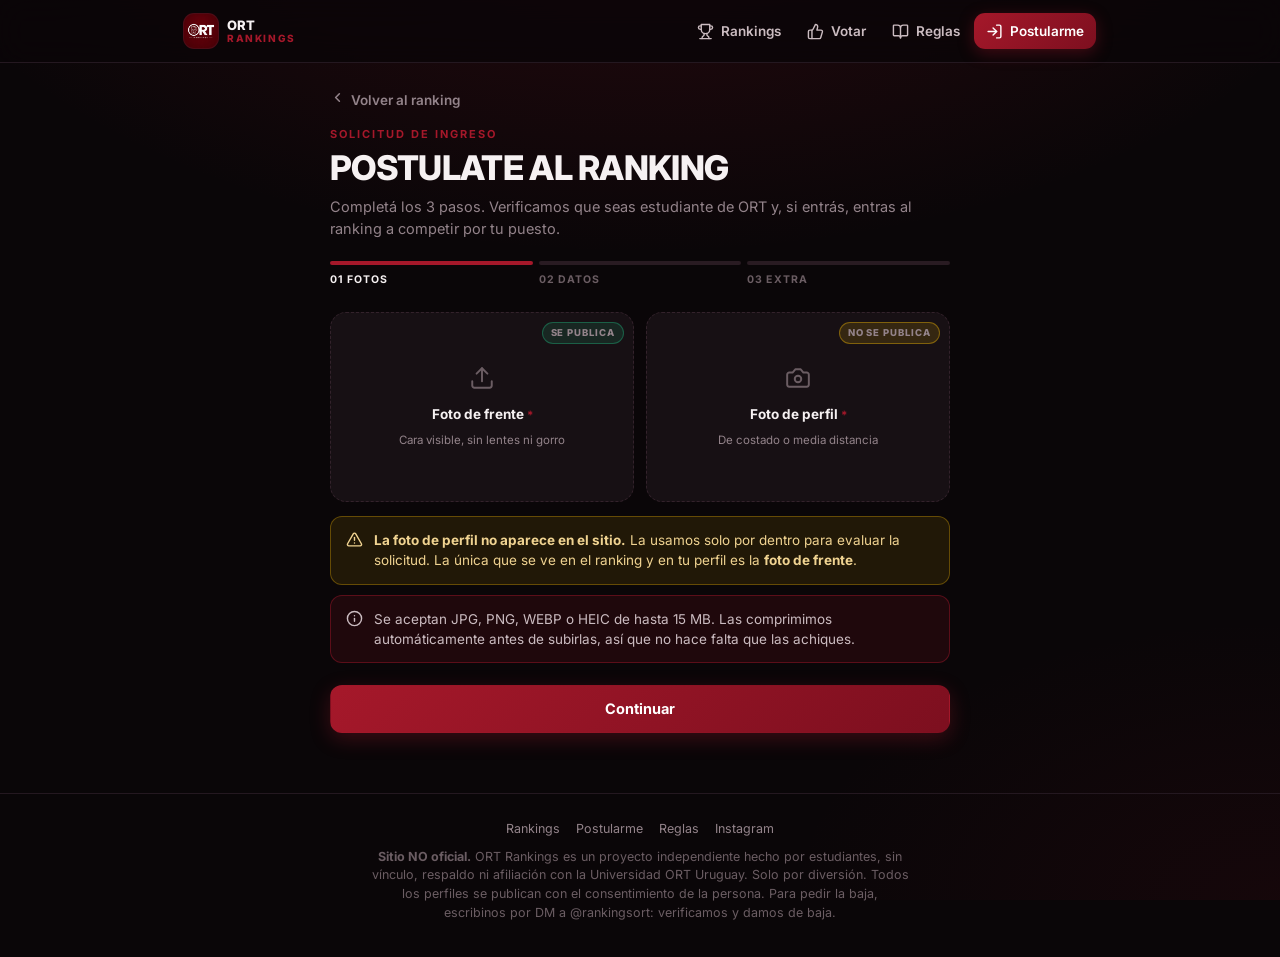
<file: entrar/index.html>
<!DOCTYPE html>
<html lang="es">
<head>
<meta charset="utf-8">
<meta name="viewport" content="width=device-width, initial-scale=1, viewport-fit=cover">
<title>Postularme — ORT Rankings</title>
<meta name="description" content="Postulate al ranking #1 no oficial de la comunidad ORT. Subí tus fotos, completá tus datos y esperá la verificación.">
<meta name="theme-color" content="#0a0608">
<link rel="icon" href="/assets/img/logo.png">
<link rel="preconnect" href="https://fonts.googleapis.com">
<link rel="preconnect" href="https://fonts.gstatic.com" crossorigin>
<link href="https://fonts.googleapis.com/css2?family=Inter:wght@400;500;600;700;800;900&display=swap" rel="stylesheet">
<link rel="stylesheet" href="/assets/css/style.css">
</head>
<body>

<div id="nav"></div>

<main class="container form-page">
  <a class="back" href="/"><span id="backIcon"></span> Volver al ranking</a>

  <div class="eyebrow">Solicitud de ingreso</div>
  <h1 style="font-size:clamp(25px,7vw,34px);margin-top:5px">POSTULATE AL RANKING</h1>
  <p class="muted" style="margin:9px 0 0;font-size:14.5px">
    Completá los 3 pasos. Verificamos que seas estudiante de ORT y, si entrás,
    entras al ranking a competir por tu puesto.
  </p>

  <div class="steps" id="steps">
    <div class="step is-active"><div class="step__bar"></div><div class="step__label">01 Fotos</div></div>
    <div class="step"><div class="step__bar"></div><div class="step__label">02 Datos</div></div>
    <div class="step"><div class="step__bar"></div><div class="step__label">03 Extra</div></div>
  </div>

  <div id="alerta"></div>

  <form id="form" novalidate>

    <!-- ======================= PASO 1 — FOTOS ======================= -->
    <fieldset class="fieldset is-active" data-paso="0" style="border:0;padding:0;margin:0">
      <div class="uploads">
        <label class="drop" id="dropFrente">
          <input type="file" accept="image/*" id="fileFrente">
          <span id="iconFrente"></span>
          <b>Foto de frente <span style="color:var(--crimson)">*</span></b>
          <span>Cara visible, sin lentes ni gorro</span>
          <span class="drop__tag drop__tag--publica">SE PUBLICA</span>
        </label>
        <label class="drop" id="dropPerfil">
          <input type="file" accept="image/*" id="filePerfil">
          <span id="iconPerfil"></span>
          <b>Foto de perfil <span style="color:var(--crimson)">*</span></b>
          <span>De costado o media distancia</span>
          <span class="drop__tag drop__tag--privada">NO SE PUBLICA</span>
        </label>
      </div>
      <div id="errFotos"></div>

      <div class="notice notice--warn" style="margin-top:14px">
        <span id="iconAviso"></span>
        <div>
          <strong>La foto de perfil no aparece en el sitio.</strong> La usamos solo por dentro
          para evaluar la solicitud. La única que se ve en el ranking y en tu perfil es la
          <strong>foto de frente</strong>.
        </div>
      </div>

      <div class="notice notice--info" style="margin-top:10px">
        <span id="iconInfo"></span>
        <div>
          Se aceptan JPG, PNG, WEBP o HEIC de hasta 15 MB. Las comprimimos automáticamente
          antes de subirlas, así que no hace falta que las achiques.
        </div>
      </div>

      <div class="form-nav">
        <button type="button" class="btn btn--primary btn--block" data-siguiente>Continuar</button>
      </div>
    </fieldset>

    <!-- ======================= PASO 2 — DATOS ======================= -->
    <fieldset class="fieldset" data-paso="1" style="border:0;padding:0;margin:0">
      <div class="field">
        <label for="nombre">Nombre y apellido <span class="req">*</span></label>
        <input class="input" type="text" id="nombre" name="nombre" placeholder="Juan Pérez"
               autocomplete="name" maxlength="60" required>
      </div>

      <div class="field">
        <label for="estudiante">N.º de estudiante <span class="req">*</span></label>
        <input class="input" type="text" id="estudiante" name="estudiante" placeholder="Ej. 123456"
               inputmode="numeric" maxlength="20" required>
        <div class="hint">
          Solo se usa para verificar que seas estudiante de ORT.
          <strong>Queda oculto y nunca se publica.</strong>
        </div>
      </div>

      <div class="field">
        <label for="carrera">Carrera <span class="req">*</span></label>
        <select class="select" id="carrera" name="carrera" style="width:100%" required>
          <option value="">Elegí tu carrera…</option>
        </select>
      </div>

      <div class="field" id="otraWrap" hidden>
        <label for="otra">¿Cuál?</label>
        <input class="input" type="text" id="otra" placeholder="Escribí tu carrera" maxlength="60">
      </div>

      <div class="form-nav">
        <button type="button" class="btn btn--ghost" data-anterior>Atrás</button>
        <button type="button" class="btn btn--primary" data-siguiente>Continuar</button>
      </div>
    </fieldset>

    <!-- ======================= PASO 3 — EXTRA ======================= -->
    <fieldset class="fieldset" data-paso="2" style="border:0;padding:0;margin:0">
      <div class="field">
        <label for="instagram">Usuario de Instagram</label>
        <input class="input" type="text" id="instagram" placeholder="@tuusuario"
               autocapitalize="off" autocorrect="off" maxlength="40">
        <div class="hint">Se muestra en tu perfil para que te puedan seguir. Opcional.</div>
      </div>

      <div class="field">
        <label for="dato">Algún dato a considerar</label>
        <textarea class="textarea" id="dato" maxlength="280"
                  placeholder="Un apodo, un logro, un dato de color… algo que quieras que tengamos en cuenta."></textarea>
        <div class="hint"><span id="cuenta">0</span>/280 · Opcional. <strong>No se publica:</strong> lo leemos solo nosotros.</div>
      </div>

      <label class="check" for="consent">
        <input type="checkbox" id="consent">
        <span>
          Confirmo que soy estudiante de ORT, que las fotos son mías y que
          <strong>autorizo su publicación</strong> en ORT Rankings. Entiendo que este sitio
          <strong>no es oficial ni está afiliado a la Universidad ORT</strong>, y que puedo
          pedir la baja de mi perfil cuando quiera.
        </span>
      </label>
      <div id="errConsent"></div>

      <div class="form-nav">
        <button type="button" class="btn btn--ghost" data-anterior>Atrás</button>
        <button type="submit" class="btn btn--primary" id="btnEnviar">Enviar solicitud</button>
      </div>
    </fieldset>

  </form>

  <!-- ========================== ÉXITO ========================== -->
  <div class="done" id="exito" hidden>
    <div class="done__icon" id="iconExito"></div>
    <h2>¡Solicitud enviada!</h2>
    <p>
      Vamos a verificar tu número de estudiante y revisar tu solicitud.
      Si entrás al ranking te avisamos por Instagram.
    </p>
    <div style="display:flex;gap:9px;justify-content:center;flex-wrap:wrap">
      <a class="btn btn--primary" href="/">Ver el ranking</a>
      <a class="btn btn--ghost" href="https://instagram.com/rankingsort" target="_blank" rel="noopener">Seguirnos en IG</a>
    </div>
  </div>
</main>

<div id="footer"></div>

<script type="module" src="/assets/js/entrar.js"></script>
</body>
</html>
</file>
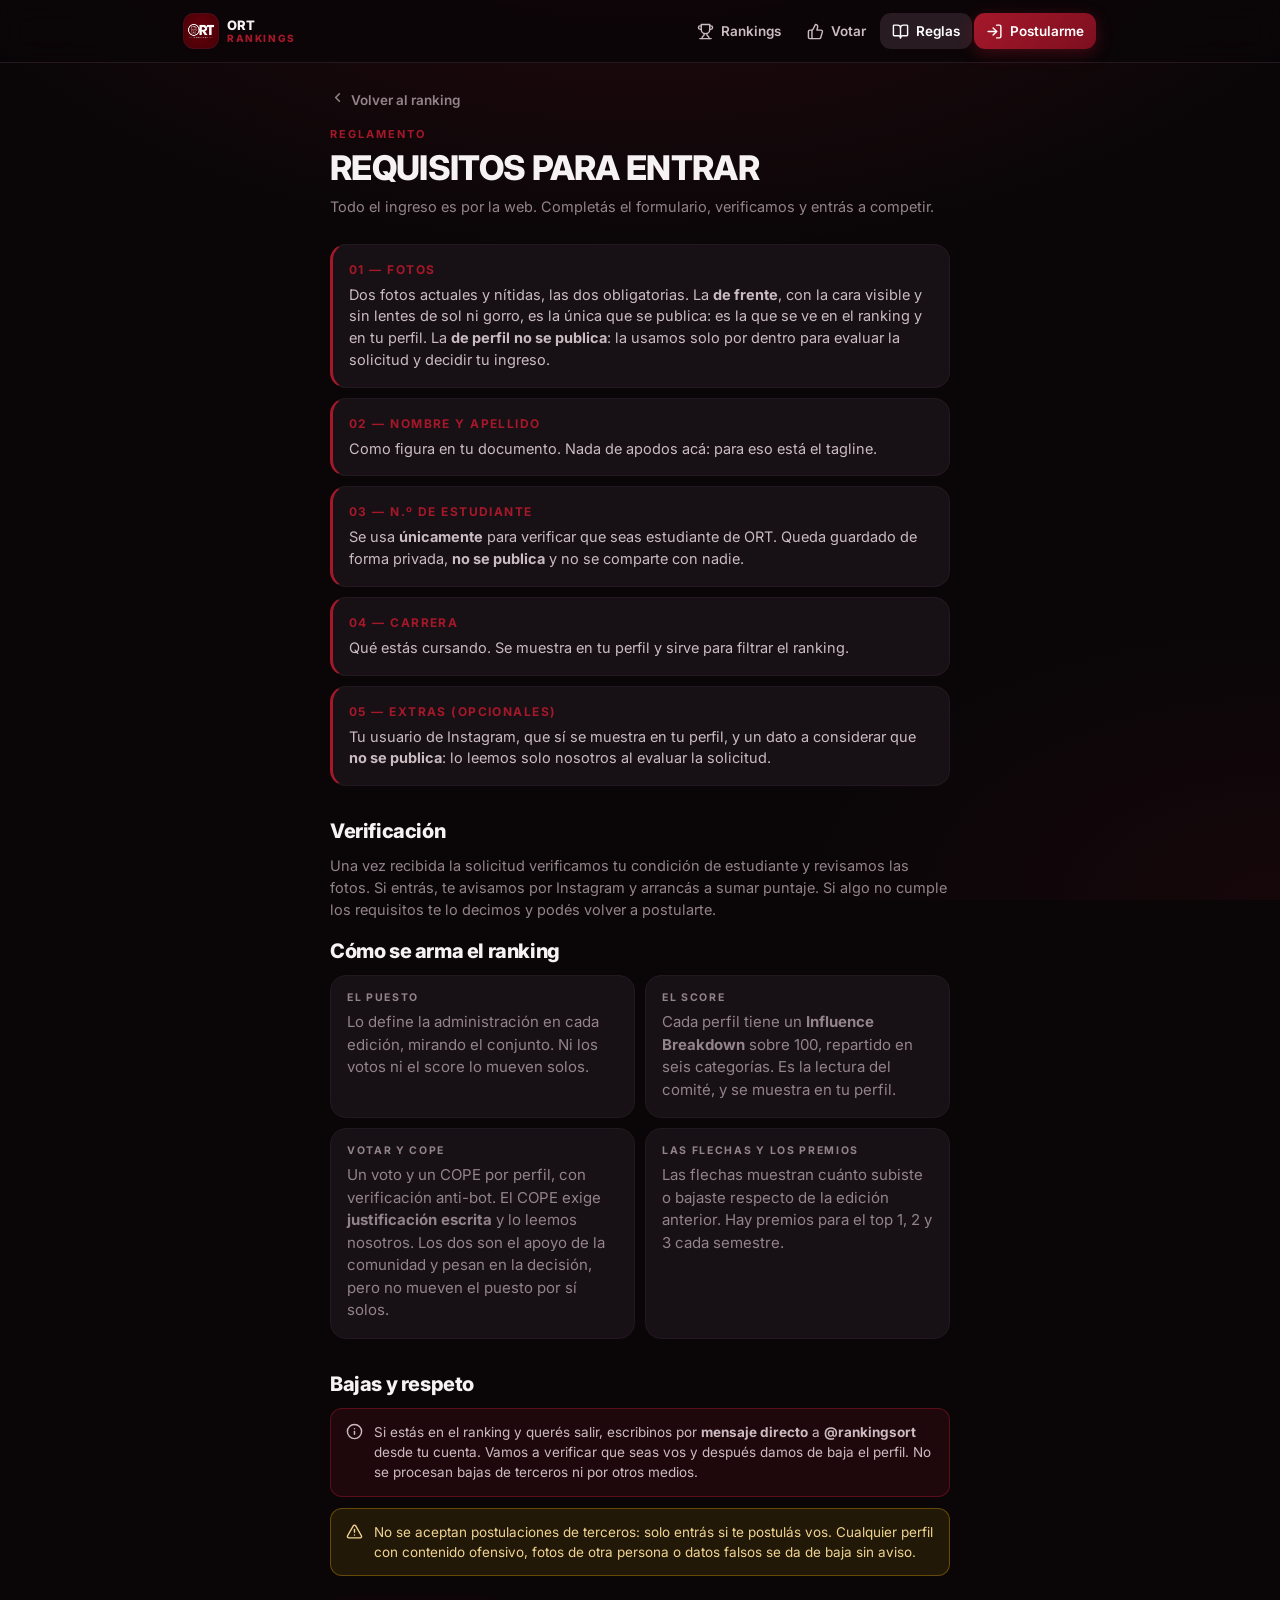
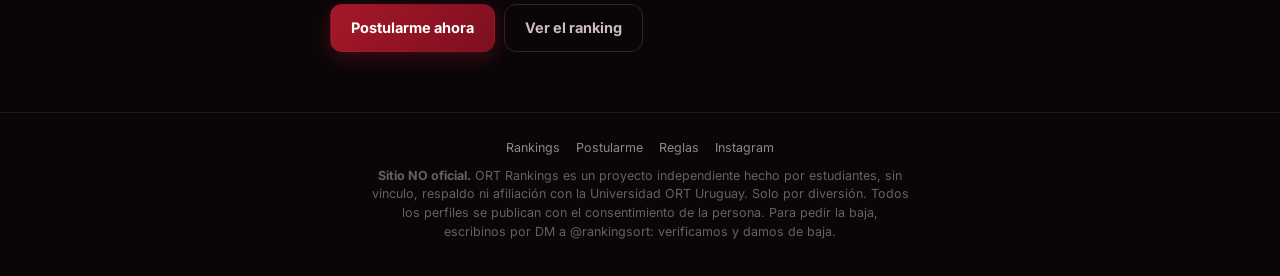
<file: reglas/index.html>
<!DOCTYPE html>
<html lang="es">
<head>
<meta charset="utf-8">
<meta name="viewport" content="width=device-width, initial-scale=1, viewport-fit=cover">
<title>Reglas y requisitos — ORT Rankings</title>
<meta name="description" content="Requisitos para entrar a ORT Rankings, cómo funciona la verificación y cómo se vota.">
<meta name="theme-color" content="#0a0608">
<link rel="icon" href="/assets/img/logo.png">
<link rel="preconnect" href="https://fonts.googleapis.com">
<link rel="preconnect" href="https://fonts.gstatic.com" crossorigin>
<link href="https://fonts.googleapis.com/css2?family=Inter:wght@400;500;600;700;800;900&display=swap" rel="stylesheet">
<link rel="stylesheet" href="/assets/css/style.css">
</head>
<body>

<div id="nav"></div>

<main class="container form-page">
  <a class="back" href="/"><span id="backIcon"></span> Volver al ranking</a>

  <div class="eyebrow">Reglamento</div>
  <h1 style="font-size:clamp(25px,7vw,34px);margin-top:5px">REQUISITOS PARA ENTRAR</h1>
  <p class="muted" style="margin:9px 0 26px;font-size:14.5px">
    Todo el ingreso es por la web. Completás el formulario, verificamos y entrás a competir.
  </p>

  <ol class="reglas">
    <li>
      <b>01 — Fotos</b>
      <p>
        Dos fotos actuales y nítidas, las dos obligatorias. La <strong>de frente</strong>,
        con la cara visible y sin lentes de sol ni gorro, es la única que se publica: es la
        que se ve en el ranking y en tu perfil. La <strong>de perfil</strong>
        <strong>no se publica</strong>: la usamos solo por dentro para evaluar la solicitud
        y decidir tu ingreso.
      </p>
    </li>
    <li>
      <b>02 — Nombre y apellido</b>
      <p>Como figura en tu documento. Nada de apodos acá: para eso está el tagline.</p>
    </li>
    <li>
      <b>03 — N.º de estudiante</b>
      <p>
        Se usa <strong>únicamente</strong> para verificar que seas estudiante de ORT.
        Queda guardado de forma privada, <strong>no se publica</strong> y no se comparte con nadie.
      </p>
    </li>
    <li>
      <b>04 — Carrera</b>
      <p>Qué estás cursando. Se muestra en tu perfil y sirve para filtrar el ranking.</p>
    </li>
    <li>
      <b>05 — Extras (opcionales)</b>
      <p>
        Tu usuario de Instagram, que sí se muestra en tu perfil, y un dato a considerar
        que <strong>no se publica</strong>: lo leemos solo nosotros al evaluar la solicitud.
      </p>
    </li>
  </ol>

  <h2 style="font-size:20px;margin:34px 0 12px">Verificación</h2>
  <p class="muted" style="font-size:14.5px;margin:0 0 20px">
    Una vez recibida la solicitud verificamos tu condición de estudiante y revisamos las fotos.
    Si entrás, te avisamos por Instagram y arrancás a sumar puntaje. Si algo no cumple los
    requisitos te lo decimos y podés volver a postularte.
  </p>

  <h2 style="font-size:20px;margin:0 0 12px">Cómo se arma el ranking</h2>
  <div class="cards" style="margin-top:0">
    <div class="card">
      <h3>El puesto</h3>
      <p class="small muted" style="margin:0">
        Lo define la administración en cada edición, mirando el conjunto.
        Ni los votos ni el score lo mueven solos.
      </p>
    </div>
    <div class="card">
      <h3>El score</h3>
      <p class="small muted" style="margin:0">
        Cada perfil tiene un <strong>Influence Breakdown</strong> sobre 100, repartido en seis
        categorías. Es la lectura del comité, y se muestra en tu perfil.
      </p>
    </div>
    <div class="card">
      <h3>Votar y COPE</h3>
      <p class="small muted" style="margin:0">
        Un voto y un COPE por perfil, con verificación anti-bot. El COPE exige
        <strong>justificación escrita</strong> y lo leemos nosotros. Los dos son el apoyo de la
        comunidad y pesan en la decisión, pero no mueven el puesto por sí solos.
      </p>
    </div>
    <div class="card">
      <h3>Las flechas y los premios</h3>
      <p class="small muted" style="margin:0">
        Las flechas muestran cuánto subiste o bajaste respecto de la edición anterior.
        Hay premios para el top 1, 2 y 3 cada semestre.
      </p>
    </div>
  </div>

  <h2 style="font-size:20px;margin:34px 0 12px">Bajas y respeto</h2>
  <div class="notice notice--info" style="margin-bottom:11px">
    <span id="iconInfo"></span>
    <div>
      Si estás en el ranking y querés salir, escribinos por <strong>mensaje directo</strong>
      a <strong>@rankingsort</strong> desde tu cuenta. Vamos a verificar que seas vos y
      después damos de baja el perfil. No se procesan bajas de terceros ni por otros medios.
    </div>
  </div>
  <div class="notice notice--warn">
    <span id="iconAlerta"></span>
    <div>
      No se aceptan postulaciones de terceros: solo entrás si te postulás vos.
      Cualquier perfil con contenido ofensivo, fotos de otra persona o datos falsos se
      da de baja sin aviso.
    </div>
  </div>

  <div style="margin-top:28px;display:flex;gap:9px;flex-wrap:wrap">
    <a class="btn btn--primary" href="/entrar/">Postularme ahora</a>
    <a class="btn btn--ghost" href="/">Ver el ranking</a>
  </div>
</main>

<div id="footer"></div>

<script type="module">
  import { $, ICON, montarNav, montarFooter } from "/assets/js/ui.js";
  montarNav("reglas");
  montarFooter();
  $("#backIcon").innerHTML = ICON.atras;
  $("#iconInfo").innerHTML = ICON.info;
  $("#iconAlerta").innerHTML = ICON.alerta;
</script>
</body>
</html>
</file>
<file: assets/css/style.css>
/* =====================================================================
   ORT RANKINGS — sistema de diseño
   ===================================================================== */

:root {
  /* superficies */
  --bg: #0a0608;
  --bg-2: #100a0d;
  --surface: #171014;
  --surface-2: #1f151b;
  --surface-3: #291b22;
  --border: #33222b;
  --border-soft: #241820;

  /* marca */
  --crimson: #a5182a;
  --crimson-2: #7d0f1f;
  --crimson-soft: rgba(165, 24, 42, 0.14);
  --crimson-line: rgba(165, 24, 42, 0.45);

  /* medallas */
  --gold: #f2b705;
  --silver: #c9cfd8;
  --bronze: #cd7f32;

  /* texto */
  --text: #f6f1f2;
  --text-2: #cbbcc1;
  --muted: #93838a;
  --faint: #6b5d63;

  /* estados */
  --up: #22c98a;
  --up-bg: rgba(34, 201, 138, 0.12);
  --down: #f2555f;
  --down-bg: rgba(242, 85, 95, 0.12);
  --warn: #f2b705;

  /* medidas */
  --radius: 16px;
  --radius-sm: 11px;
  --radius-lg: 22px;
  --container: 940px;
  --nav-h: 62px;

  --shadow: 0 12px 32px rgba(0, 0, 0, 0.55);
  --shadow-sm: 0 4px 14px rgba(0, 0, 0, 0.4);

  --ease: cubic-bezier(0.22, 1, 0.36, 1);
}

/* ---------------------------------------------------------------- base */

*,
*::before,
*::after { box-sizing: border-box; }

html { -webkit-text-size-adjust: 100%; scroll-behavior: smooth; }

body {
  margin: 0;
  min-height: 100vh;
  background:
    radial-gradient(1100px 620px at 50% -180px, rgba(165, 24, 42, 0.22), transparent 70%),
    radial-gradient(700px 400px at 100% 100%, rgba(125, 15, 31, 0.10), transparent 70%),
    var(--bg);
  background-attachment: fixed;
  color: var(--text);
  font-family: "Inter", "Segoe UI", -apple-system, BlinkMacSystemFont, system-ui, sans-serif;
  font-size: 15px;
  line-height: 1.5;
  -webkit-font-smoothing: antialiased;
  overflow-wrap: break-word;
}

img { max-width: 100%; display: block; }
a { color: inherit; text-decoration: none; }
button, input, select, textarea { font: inherit; color: inherit; }
button { cursor: pointer; }

::selection { background: var(--crimson); color: #fff; }

:focus-visible {
  outline: 2px solid var(--crimson);
  outline-offset: 2px;
  border-radius: 6px;
}

.container {
  width: 100%;
  max-width: var(--container);
  margin-inline: auto;
  padding-inline: 16px;
}

.sr-only {
  position: absolute; width: 1px; height: 1px;
  padding: 0; margin: -1px; overflow: hidden;
  clip: rect(0 0 0 0); white-space: nowrap; border: 0;
}

/* ----------------------------------------------------------- tipografía */

h1, h2, h3 { margin: 0; line-height: 1.15; letter-spacing: -0.02em; font-weight: 800; }

.eyebrow {
  font-size: 11px;
  font-weight: 700;
  letter-spacing: 0.18em;
  text-transform: uppercase;
  color: var(--crimson);
}

.muted { color: var(--muted); }
.small { font-size: 13px; }

/* ---------------------------------------------------------------- navbar */

.nav {
  position: sticky;
  top: 0;
  z-index: 60;
  background: rgba(10, 6, 8, 0.82);
  backdrop-filter: blur(16px);
  -webkit-backdrop-filter: blur(16px);
  border-bottom: 1px solid var(--border-soft);
}

.nav__inner {
  height: var(--nav-h);
  display: flex;
  align-items: center;
  gap: 10px;
  max-width: var(--container);
  margin-inline: auto;
  padding-inline: 14px;
}

.nav__brand {
  display: flex;
  align-items: center;
  gap: 9px;
  flex-shrink: 0;
  margin-right: 4px;
}

.nav__logo {
  width: 34px; height: 34px;
  border-radius: 10px;
  object-fit: cover;
  background: var(--crimson-2);
  box-shadow: 0 0 0 1px var(--crimson-line);
}

.nav__name {
  font-size: 13px;
  font-weight: 800;
  line-height: 1.05;
  letter-spacing: -0.01em;
}
.nav__name span { display: block; color: var(--crimson); font-size: 10px; letter-spacing: 0.16em; }

.nav__links { display: flex; align-items: center; gap: 2px; margin-left: auto; }

.nav__link {
  display: flex;
  align-items: center;
  gap: 7px;
  padding: 8px 12px;
  border-radius: 11px;
  font-size: 13.5px;
  font-weight: 600;
  color: var(--text-2);
  transition: background 0.16s, color 0.16s;
  white-space: nowrap;
}
.nav__link:hover { background: var(--surface-2); color: var(--text); }
.nav__link[aria-current="page"] { background: var(--surface-3); color: #fff; }
.nav__link svg { width: 17px; height: 17px; flex-shrink: 0; }

.nav__cta {
  background: linear-gradient(135deg, var(--crimson), var(--crimson-2));
  color: #fff;
  box-shadow: 0 4px 16px rgba(165, 24, 42, 0.35);
}
.nav__cta:hover { background: linear-gradient(135deg, #bb1b30, #921325); color: #fff; }

.nav__burger {
  display: none;
  margin-left: auto;
  width: 40px; height: 40px;
  align-items: center; justify-content: center;
  background: var(--surface-2);
  border: 1px solid var(--border);
  border-radius: 11px;
}
.nav__burger svg { width: 19px; height: 19px; }

@media (max-width: 720px) {
  .nav__links {
    position: fixed;
    inset: var(--nav-h) 0 auto 0;
    flex-direction: column;
    align-items: stretch;
    gap: 4px;
    padding: 12px 14px 18px;
    background: rgba(10, 6, 8, 0.97);
    backdrop-filter: blur(18px);
    border-bottom: 1px solid var(--border);
    transform: translateY(-8px);
    opacity: 0;
    pointer-events: none;
    transition: opacity 0.18s, transform 0.18s var(--ease);
  }
  .nav__links.is-open { opacity: 1; transform: none; pointer-events: auto; }
  .nav__link { padding: 12px 14px; font-size: 15px; }
  .nav__burger { display: flex; }
}

/* ----------------------------------------------------------------- hero */

.hero { padding: 30px 0 16px; text-align: center; }

.hero__crest {
  width: 84px; height: 84px;
  margin: 0 auto 14px;
  border-radius: 22px;
  object-fit: cover;
  background: var(--crimson-2);
  box-shadow: 0 0 0 1px var(--crimson-line), 0 14px 40px rgba(165, 24, 42, 0.3);
}

.unofficial-badge {
  display: inline-flex;
  align-items: center;
  gap: 7px;
  margin-bottom: 13px;
  padding: 5px 13px;
  border-radius: 999px;
  background: var(--crimson-soft);
  border: 1px solid var(--crimson-line);
  color: #ff8a96;
  font-size: 10px;
  font-weight: 800;
  letter-spacing: 0.13em;
}
.unofficial-badge .dot {
  width: 6px; height: 6px; border-radius: 50%;
  background: var(--crimson);
  box-shadow: 0 0 0 3px rgba(165, 24, 42, 0.25);
  animation: latido 2s infinite;
}
@keyframes latido { 0%, 100% { opacity: 1; } 50% { opacity: 0.35; } }

.hero h1 { font-size: clamp(28px, 8vw, 44px); text-transform: uppercase; }
.hero h1 em { font-style: normal; color: var(--crimson); }

.hero__sub {
  margin: 10px auto 0;
  max-width: 500px;
  color: var(--text-2);
  font-size: 14.5px;
}

.hero__stats {
  display: flex;
  justify-content: center;
  gap: 8px;
  margin-top: 18px;
  flex-wrap: wrap;
}

.stat {
  min-width: 96px;
  padding: 11px 16px;
  background: var(--surface);
  border: 1px solid var(--border-soft);
  border-radius: var(--radius-sm);
}
.stat b { display: block; font-size: 19px; font-weight: 800; letter-spacing: -0.02em; }
.stat span { font-size: 10.5px; text-transform: uppercase; letter-spacing: 0.12em; color: var(--muted); }

/* --------------------------------------------------------------- banner */

.banner {
  display: flex;
  align-items: center;
  justify-content: center;
  gap: 9px;
  margin: 18px auto 0;
  padding: 12px 22px;
  width: fit-content;
  max-width: 100%;
  background: linear-gradient(135deg, rgba(242, 183, 5, 0.12), rgba(165, 24, 42, 0.14));
  border: 1px solid rgba(242, 183, 5, 0.35);
  border-radius: 999px;
  color: var(--gold);
  font-weight: 700;
  font-size: 14px;
  text-align: center;
  transition: transform 0.18s var(--ease), box-shadow 0.18s;
}
.banner:hover { transform: translateY(-2px); box-shadow: 0 10px 26px rgba(242, 183, 5, 0.16); }
.banner svg { width: 17px; height: 17px; flex-shrink: 0; }

/* --------------------------------------------------------------- toolbar */

.toolbar {
  display: flex;
  gap: 8px;
  margin: 24px 0 14px;
  flex-wrap: wrap;
}

.search {
  position: relative;
  flex: 1 1 210px;
}
.search svg {
  position: absolute; left: 13px; top: 50%;
  transform: translateY(-50%);
  width: 16px; height: 16px; color: var(--faint);
  pointer-events: none;
}
.search input {
  width: 100%;
  padding: 11px 13px 11px 38px;
  background: var(--surface);
  border: 1px solid var(--border);
  border-radius: var(--radius-sm);
  font-size: 14px;
  transition: border-color 0.16s, background 0.16s;
}
.search input::placeholder { color: var(--faint); }
.search input:focus { outline: none; border-color: var(--crimson-line); background: var(--surface-2); }

.select {
  padding: 11px 34px 11px 13px;
  background: var(--surface) url("data:image/svg+xml,%3Csvg xmlns='http://www.w3.org/2000/svg' width='14' height='14' viewBox='0 0 24 24' fill='none' stroke='%2393838a' stroke-width='2.5' stroke-linecap='round' stroke-linejoin='round'%3E%3Cpolyline points='6 9 12 15 18 9'/%3E%3C/svg%3E") no-repeat right 12px center;
  border: 1px solid var(--border);
  border-radius: var(--radius-sm);
  font-size: 14px;
  appearance: none;
  cursor: pointer;
  max-width: 100%;
}
.select:focus { outline: none; border-color: var(--crimson-line); }

/* ------------------------------------------------------------ lista rank */

.rank-list { display: flex; flex-direction: column; gap: 9px; padding-bottom: 40px; }

.rank-card {
  display: flex;
  align-items: center;
  gap: 12px;
  padding: 11px 13px;
  background: var(--surface);
  border: 1px solid var(--border-soft);
  border-radius: var(--radius);
  transition: transform 0.16s var(--ease), border-color 0.16s, background 0.16s;
}
.rank-card:hover {
  transform: translateY(-2px);
  border-color: var(--crimson-line);
  background: var(--surface-2);
}
.rank-card:active { transform: translateY(0); }

.rank-badge {
  flex-shrink: 0;
  width: 40px; height: 40px;
  display: grid; place-items: center;
  border-radius: 11px;
  background: var(--surface-3);
  color: var(--text-2);
  font-weight: 800;
  font-size: 15px;
  font-variant-numeric: tabular-nums;
}
/* Puesto 1 = TRUE ORT BOSS, en rojo carmesí */
.rank-badge--boss {
  background: linear-gradient(140deg, #d41f36, var(--crimson-2));
  color: #fff;
  box-shadow: 0 0 0 1px rgba(255, 92, 110, 0.5), 0 6px 18px rgba(165, 24, 42, 0.45);
}
.rank-badge--sin {
  background: transparent;
  border: 1px dashed var(--border);
  color: var(--faint);
  font-size: 12px;
  letter-spacing: 0.04em;
}

.rank-badge--1 { background: linear-gradient(140deg, #ffdd55, #e0a000); color: #241a00; }
.rank-badge--2 { background: linear-gradient(140deg, #e8edf4, #a9b2be); color: #1a1d22; }
.rank-badge--3 { background: linear-gradient(140deg, #e59a4e, #b96a22); color: #241200; }

.rank-avatar {
  flex-shrink: 0;
  width: 52px; height: 52px;
  border-radius: 13px;
  object-fit: cover;
  background: var(--surface-3);
  box-shadow: inset 0 0 0 1px rgba(255, 255, 255, 0.06);
}

.rank-body { flex: 1; min-width: 0; }

.rank-name {
  display: flex;
  align-items: center;
  gap: 7px;
  font-size: 16px;
  font-weight: 700;
  letter-spacing: -0.01em;
  white-space: nowrap;
  overflow: hidden;
  text-overflow: ellipsis;
}
.rank-card--boss {
  border-color: rgba(212, 31, 54, 0.55);
  background:
    linear-gradient(100deg, rgba(165, 24, 42, 0.22), transparent 62%),
    var(--surface);
}
.rank-card--boss .rank-name { color: #ff5c6e; }
.rank-tag--boss {
  color: #ff5c6e !important;
  font-weight: 800;
  letter-spacing: 0.1em;
  font-size: 11.5px !important;
  text-transform: uppercase;
}
.rank-card--sin { opacity: 0.9; }

.slots-titulo {
  display: flex;
  align-items: center;
  gap: 12px;
  margin: 26px 2px 4px;
  color: var(--muted);
  font-size: 10.5px;
  font-weight: 800;
  letter-spacing: 0.16em;
  text-transform: uppercase;
}
.slots-titulo::after {
  content: "";
  flex: 1;
  height: 1px;
  background: var(--border-soft);
}

/* ---- casilleros de puestos todavía sin dueño ---- */

.rank-card--vacante {
  cursor: default;
  background: transparent;
  border-style: dashed;
  border-color: var(--border-soft);
}
.rank-card--vacante:hover { transform: none; background: transparent; border-color: var(--border); }
.rank-card--vacante .rank-name {
  font-size: 13px;
  font-weight: 800;
  letter-spacing: 0.12em;
  color: var(--faint);
}
.rank-card--vacante .rank-tag { font-size: 12px; color: var(--faint); }

.rank-badge--vacante {
  background: transparent;
  border: 1px dashed var(--border);
  color: var(--faint);
}

.rank-avatar--vacante {
  display: grid;
  place-items: center;
  background: transparent;
  border: 1px dashed var(--border);
  box-shadow: none;
  color: var(--faint);
}
.rank-avatar--vacante svg { width: 20px; height: 20px; }

/* el 1 en carmesí, el 2 en plata y el 3 en bronce; del 4 al 10 quedan en gris */
.slot--boss { border-color: rgba(212, 31, 54, 0.45); }
.slot--boss .rank-name,
.slot--boss .rank-badge--vacante,
.slot--boss .rank-avatar--vacante { color: #ff5c6e; border-color: rgba(212, 31, 54, 0.45); }

.slot--plata { border-color: rgba(201, 207, 216, 0.32); }
.slot--plata .rank-name,
.slot--plata .rank-badge--vacante,
.slot--plata .rank-avatar--vacante { color: var(--silver); border-color: rgba(201, 207, 216, 0.32); }

.slot--bronce { border-color: rgba(205, 127, 50, 0.38); }
.slot--bronce .rank-name,
.slot--bronce .rank-badge--vacante,
.slot--bronce .rank-avatar--vacante { color: var(--bronze); border-color: rgba(205, 127, 50, 0.38); }

.pill--sin {
  background: transparent;
  border: 1px dashed var(--border);
  color: var(--faint);
  letter-spacing: 0.08em;
  font-size: 11px;
}

.rank-card--top .rank-name { color: var(--gold); }

.rank-tag {
  margin-top: 1px;
  font-size: 13px;
  color: var(--muted);
  white-space: nowrap;
  overflow: hidden;
  text-overflow: ellipsis;
}

.pill {
  flex-shrink: 0;
  display: inline-flex;
  align-items: center;
  gap: 4px;
  padding: 5px 10px;
  border-radius: 999px;
  font-size: 12.5px;
  font-weight: 700;
  font-variant-numeric: tabular-nums;
}
.pill svg { width: 13px; height: 13px; }
.pill--up { background: var(--up-bg); color: var(--up); }
.pill--down { background: var(--down-bg); color: var(--down); }
.pill--flat { background: var(--surface-3); color: var(--faint); }
.pill--new { background: var(--crimson-soft); color: #ff5d70; letter-spacing: 0.06em; }

.rank-chevron { flex-shrink: 0; width: 18px; height: 18px; color: var(--faint); }
.rank-card--top .rank-chevron { color: var(--gold); }

@media (max-width: 420px) {
  .rank-card { gap: 10px; padding: 10px; }
  .rank-avatar { width: 46px; height: 46px; }
  .rank-badge { width: 34px; height: 34px; font-size: 14px; }
  .rank-name { font-size: 15px; }
  .rank-chevron { display: none; }
}

/* -------------------------------------------------------------- skeleton */

.skeleton {
  background: linear-gradient(90deg, var(--surface) 25%, var(--surface-2) 50%, var(--surface) 75%);
  background-size: 400% 100%;
  animation: shimmer 1.3s infinite linear;
  border-radius: var(--radius);
  height: 76px;
}
@keyframes shimmer { to { background-position: -400% 0; } }

@media (prefers-reduced-motion: reduce) {
  *, *::before, *::after { animation-duration: 0.01ms !important; transition-duration: 0.01ms !important; }
  html { scroll-behavior: auto; }
}

/* ----------------------------------------------------------- estado vacío */

.empty {
  padding: 54px 22px;
  text-align: center;
  background: var(--surface);
  border: 1px dashed var(--border);
  border-radius: var(--radius-lg);
}
.empty svg { width: 42px; height: 42px; color: var(--faint); margin-bottom: 12px; }
.empty h3 { font-size: 17px; margin-bottom: 6px; }
.empty p { margin: 0 auto; max-width: 380px; color: var(--muted); font-size: 14px; }
.empty .btn { margin-top: 18px; }

/* ------------------------------------------------------ pantalla lanzamiento */

.launch {
  padding: 46px 22px 34px;
  text-align: center;
  background:
    radial-gradient(560px 260px at 50% 0%, rgba(165, 24, 42, 0.2), transparent 70%),
    var(--surface);
  border: 1px solid var(--crimson-line);
  border-radius: var(--radius-lg);
}
.launch__badge {
  display: inline-flex; align-items: center; gap: 6px;
  padding: 6px 14px; margin-bottom: 16px;
  border-radius: 999px;
  background: var(--crimson);
  color: #fff;
  font-size: 10.5px; font-weight: 800; letter-spacing: 0.16em;
}
.launch__badge svg { width: 14px; height: 14px; }
.launch h3 { font-size: clamp(21px, 5.5vw, 28px); text-transform: uppercase; }
.launch p { max-width: 430px; margin: 11px auto 22px; color: var(--text-2); font-size: 14.5px; }

.launch__pasos {
  display: grid; gap: 8px;
  margin-top: 30px;
  text-align: left;
}
@media (min-width: 620px) { .launch__pasos { grid-template-columns: repeat(3, 1fr); } }
.launch__pasos div {
  padding: 13px 15px;
  background: var(--bg-2);
  border: 1px solid var(--border-soft);
  border-radius: var(--radius-sm);
  font-size: 13.5px; color: var(--text-2);
}
.launch__pasos b {
  display: block; margin-bottom: 3px;
  color: var(--crimson); font-size: 11px; letter-spacing: 0.14em;
}

/* --------------------------------------------------------------- botones */

.btn {
  display: inline-flex;
  align-items: center;
  justify-content: center;
  gap: 8px;
  padding: 12px 20px;
  border: 1px solid transparent;
  border-radius: 12px;
  background: var(--surface-2);
  color: var(--text);
  font-size: 14.5px;
  font-weight: 700;
  transition: transform 0.14s var(--ease), background 0.16s, opacity 0.16s;
}
.btn:hover { transform: translateY(-1px); }
.btn:active { transform: translateY(0); }
.btn svg { width: 17px; height: 17px; }
.btn[disabled] { opacity: 0.45; pointer-events: none; }

.btn--primary {
  background: linear-gradient(135deg, var(--crimson), var(--crimson-2));
  color: #fff;
  box-shadow: 0 6px 20px rgba(165, 24, 42, 0.32);
}
.btn--primary:hover { background: linear-gradient(135deg, #bd1c31, #8f1224); }

.btn--ghost { background: transparent; border-color: var(--border); color: var(--text-2); }
.btn--ghost:hover { background: var(--surface-2); color: var(--text); }

.btn--ok { background: rgba(34, 201, 138, 0.14); color: var(--up); border-color: rgba(34, 201, 138, 0.3); }
.btn--danger { background: rgba(242, 85, 95, 0.13); color: var(--down); border-color: rgba(242, 85, 95, 0.28); }
.btn--block { width: 100%; }
.btn--sm { padding: 8px 13px; font-size: 13px; border-radius: 10px; }

/* ---------------------------------------------------------------- perfil */

.profile { padding: 22px 0 60px; }

.back {
  display: inline-flex; align-items: center; gap: 6px;
  margin-bottom: 16px;
  color: var(--muted); font-size: 13.5px; font-weight: 600;
}
.back:hover { color: var(--text); }
.back svg { width: 15px; height: 15px; }

.profile__hero {
  position: relative;
  border-radius: var(--radius-lg);
  overflow: hidden;
  border: 1px solid var(--border);
  background: var(--surface);
  box-shadow: var(--shadow);
}
.profile__hero.is-champion {
  border-color: rgba(212, 31, 54, 0.6);
  box-shadow: 0 0 0 1px rgba(212, 31, 54, 0.3), 0 20px 60px rgba(212, 31, 54, 0.22);
}

.profile__watermark {
  position: absolute;
  right: -0.08em;
  top: -0.22em;
  z-index: 2;
  font-size: clamp(150px, 40vw, 300px);
  font-weight: 900;
  line-height: 1;
  letter-spacing: -0.06em;
  color: rgba(255, 255, 255, 0.09);
  mix-blend-mode: overlay;
  pointer-events: none;
  font-variant-numeric: tabular-nums;
}
.profile__hero.is-champion .profile__watermark { color: rgba(255, 92, 110, 0.3); }

.profile__photo {
  width: 100%;
  aspect-ratio: 4 / 5;
  max-height: 62vh;
  object-fit: cover;
  background: var(--surface-2);
}

.profile__photo { cursor: zoom-in; }

.profile__overlay {
  position: absolute;
  z-index: 3;
  inset: auto 0 0 0;
  padding: 70px 20px 20px;
  background: linear-gradient(to top, rgba(6, 3, 4, 0.97) 20%, rgba(6, 3, 4, 0.6) 62%, transparent);
}

.profile__rank {
  display: inline-flex; align-items: center; gap: 7px;
  padding: 5px 12px;
  margin-bottom: 9px;
  border-radius: 999px;
  background: rgba(165, 24, 42, 0.9);
  font-size: 12px; font-weight: 800; letter-spacing: 0.1em; text-transform: uppercase;
}
.profile__rank--boss {
  background: linear-gradient(135deg, #d41f36, var(--crimson-2));
  color: #fff;
  box-shadow: 0 0 22px rgba(212, 31, 54, 0.5);
}
.profile__rank--1 { background: linear-gradient(135deg, #ffdd55, #e0a000); color: #241a00; }
.profile__rank--2 { background: linear-gradient(135deg, #e8edf4, #a9b2be); color: #1a1d22; }
.profile__rank--3 { background: linear-gradient(135deg, #e59a4e, #b96a22); color: #241200; }

.profile__name { font-size: clamp(26px, 7vw, 40px); text-transform: uppercase; }
.profile__tag { margin-top: 4px; color: var(--gold); font-weight: 600; font-size: 15px; }

/* Etiqueta destacada que el admin le pone a un perfil (ej. "Current Protagonist") */
.profile__principal {
  display: inline-block;
  margin-left: 9px;
  font-size: 14px;
  font-weight: 700;
  text-transform: none;
  letter-spacing: 0;
  color: var(--gold);
  vertical-align: middle;
}

/* Corona de campeón: permanente, la deja puesta el admin */
.campeon {
  display: inline-flex;
  align-items: center;
  gap: 6px;
  margin-top: 9px;
  padding: 5px 13px;
  border-radius: 999px;
  background: linear-gradient(135deg, rgba(242, 183, 5, 0.22), rgba(224, 138, 0, 0.14));
  border: 1px solid rgba(242, 183, 5, 0.5);
  color: var(--gold);
  font-size: 12px;
  font-weight: 800;
  letter-spacing: 0.06em;
  text-transform: uppercase;
  box-shadow: 0 0 18px rgba(242, 183, 5, 0.18);
}
.campeon svg { width: 14px; height: 14px; }

.rank-corona {
  display: inline-flex;
  vertical-align: middle;
  margin-left: 6px;
  color: var(--gold);
}
.rank-corona svg { width: 14px; height: 14px; }

/* Fila de etiquetas libres + score, estilo tabla de datos del perfil */
.tags-row {
  display: flex; flex-wrap: wrap; gap: 6px;
  margin-top: 10px;
}
.tag {
  padding: 4px 11px;
  border-radius: 999px;
  font-size: 12px;
  font-weight: 700;
  border: 1px solid transparent;
  backdrop-filter: blur(6px);
}
.tag--rosa      { background: rgba(236, 72, 153, 0.16); border-color: rgba(236, 72, 153, 0.35); color: #ff8fc4; }
.tag--violeta   { background: rgba(168, 85, 247, 0.16); border-color: rgba(168, 85, 247, 0.35); color: #c9a0ff; }
.tag--azul      { background: rgba(59, 130, 246, 0.16); border-color: rgba(59, 130, 246, 0.35); color: #8ab8ff; }
.tag--verdeagua { background: rgba(20, 184, 166, 0.16); border-color: rgba(20, 184, 166, 0.35); color: #7fe0d3; }
.tag--verde     { background: rgba(34, 201, 138, 0.16); border-color: rgba(34, 201, 138, 0.35); color: var(--up); }
.tag--naranja   { background: rgba(249, 115, 22, 0.16); border-color: rgba(249, 115, 22, 0.35); color: #ffab6b; }
.tag--amarillo  { background: rgba(242, 183, 5, 0.16); border-color: rgba(242, 183, 5, 0.35); color: var(--gold); }
.tag--gris      { background: rgba(255, 255, 255, 0.09); border-color: rgba(255, 255, 255, 0.16); color: var(--text-2); }
.tag--score     { background: var(--crimson-soft); border-color: var(--crimson-line); color: #ff8a96; }

.profile__chips {
  display: flex; flex-wrap: wrap; gap: 6px;
  margin-top: 12px;
}
.chip {
  display: inline-flex; align-items: center; gap: 5px;
  padding: 5px 11px;
  border-radius: 999px;
  background: rgba(255, 255, 255, 0.09);
  border: 1px solid rgba(255, 255, 255, 0.13);
  font-size: 12px; font-weight: 600;
  backdrop-filter: blur(6px);
}
.chip svg { width: 13px; height: 13px; }
.chip--verificado { background: var(--up-bg); border-color: rgba(34, 201, 138, 0.32); color: var(--up); }

.profile__acciones { display: flex; gap: 8px; flex-wrap: wrap; }
.profile__acciones .btn { flex: 1 1 180px; }

.vecinos {
  display: grid;
  grid-template-columns: 1fr 1fr;
  gap: 9px;
  margin-top: 14px;
}
.vecino {
  display: flex; align-items: center; gap: 10px;
  padding: 13px 14px;
  background: var(--surface);
  border: 1px solid var(--border-soft);
  border-radius: var(--radius);
  font-weight: 700; font-size: 14px;
  transition: border-color 0.16s, transform 0.16s var(--ease);
}
.vecino:hover { border-color: var(--crimson-line); transform: translateY(-2px); }
.vecino--der { justify-content: flex-end; text-align: right; }
.vecino svg { width: 17px; height: 17px; color: var(--faint); flex-shrink: 0; }
.vecino small {
  display: block; font-weight: 600; font-size: 10.5px;
  letter-spacing: 0.1em; text-transform: uppercase; color: var(--muted);
}
.vecino div { min-width: 0; overflow: hidden; text-overflow: ellipsis; white-space: nowrap; }

.cards { display: grid; gap: 10px; margin-top: 14px; }
@media (min-width: 640px) { .cards { grid-template-columns: 1fr 1fr; } }

.card {
  padding: 16px;
  background: var(--surface);
  border: 1px solid var(--border-soft);
  border-radius: var(--radius);
}
.card h3 {
  font-size: 10.5px; text-transform: uppercase; letter-spacing: 0.16em;
  color: var(--muted); margin-bottom: 7px; font-weight: 700;
}
.card p { margin: 0; font-size: 15px; }
.card--full { grid-column: 1 / -1; }

.vote-box {
  display: flex; align-items: center; gap: 10px;
  flex-wrap: wrap;
  padding: 16px;
  background: linear-gradient(135deg, rgba(165, 24, 42, 0.16), var(--surface));
  border: 1px solid var(--crimson-line);
  border-radius: var(--radius);
  grid-column: 1 / -1;
}
.vote-count { font-size: 26px; font-weight: 800; letter-spacing: -0.03em; font-variant-numeric: tabular-nums; }
.vote-box .muted { font-size: 12px; }
.vote-box > div:first-child { margin-right: auto; }
#btnCope { letter-spacing: 0.06em; opacity: 0.8; }
#btnCope:hover { opacity: 1; }

.ig-link {
  display: inline-flex; align-items: center; gap: 8px;
  color: var(--text); font-weight: 700;
}
.ig-link:hover { color: var(--crimson); }
.ig-link svg { width: 18px; height: 18px; }

/* --------------------------------------------------------------- formulario */

.form-page { padding: 26px 0 60px; max-width: 620px; }

.steps { display: flex; align-items: center; gap: 6px; margin: 22px 0 24px; }
.step { flex: 1; }
.step__bar {
  height: 4px; border-radius: 99px; background: var(--surface-3);
  transition: background 0.3s var(--ease);
}
.step.is-done .step__bar, .step.is-active .step__bar { background: var(--crimson); }
.step__label {
  margin-top: 7px; font-size: 10.5px; text-transform: uppercase;
  letter-spacing: 0.1em; color: var(--faint); font-weight: 700;
}
.step.is-active .step__label { color: var(--text); }

.fieldset { display: none; }
.fieldset.is-active { display: block; animation: slideIn 0.28s var(--ease); }
@keyframes slideIn { from { opacity: 0; transform: translateY(10px); } to { opacity: 1; transform: none; } }

.field { margin-bottom: 15px; }
.field label {
  display: block; margin-bottom: 6px;
  font-size: 12.5px; font-weight: 700; letter-spacing: 0.02em;
}
.field label .req { color: var(--crimson); }
.field .hint { margin-top: 5px; font-size: 12px; color: var(--muted); }

.input, .textarea {
  width: 100%;
  padding: 12px 14px;
  background: var(--surface);
  border: 1px solid var(--border);
  border-radius: 12px;
  font-size: 15px;
  transition: border-color 0.16s, background 0.16s;
}
.input::placeholder, .textarea::placeholder { color: var(--faint); }
.input:focus, .textarea:focus { outline: none; border-color: var(--crimson-line); background: var(--surface-2); }
.textarea { resize: vertical; min-height: 92px; }
.input.is-error, .textarea.is-error { border-color: var(--down); }

.field-error { margin-top: 5px; font-size: 12.5px; color: var(--down); font-weight: 600; }

.uploads { display: grid; gap: 12px; }
@media (min-width: 520px) { .uploads { grid-template-columns: 1fr 1fr; } }

.drop {
  position: relative;
  display: flex; flex-direction: column; align-items: center; justify-content: center;
  gap: 8px;
  padding: 22px 14px;
  min-height: 190px;
  background: var(--surface);
  border: 1.5px dashed var(--border);
  border-radius: var(--radius);
  text-align: center;
  cursor: pointer;
  overflow: hidden;
  transition: border-color 0.16s, background 0.16s;
}
.drop:hover, .drop.is-over { border-color: var(--crimson); background: var(--surface-2); }
.drop.is-error { border-color: var(--down); }
.drop input[type="file"] { position: absolute; inset: 0; opacity: 0; cursor: pointer; }
.drop svg { width: 26px; height: 26px; color: var(--faint); }
.drop b { font-size: 13.5px; }
.drop span { font-size: 11.5px; color: var(--muted); }
.drop img {
  position: absolute; inset: 0;
  width: 100%; height: 100%; object-fit: cover;
}
.drop__tag {
  position: absolute;
  top: 9px; right: 9px;
  padding: 3px 8px;
  border-radius: 999px;
  font-size: 9.5px !important;
  font-weight: 800;
  letter-spacing: 0.1em;
  z-index: 2;
}
.drop__tag--publica { background: var(--up-bg); color: var(--up); border: 1px solid rgba(34,201,138,.35); }
.drop__tag--privada { background: rgba(242,183,5,.14); color: var(--warn); border: 1px solid rgba(242,183,5,.4); }

.drop .drop__replace {
  position: absolute; inset: auto 0 0 0;
  padding: 9px;
  background: rgba(6, 3, 4, 0.85);
  font-size: 12px; font-weight: 700;
}

.check {
  display: flex; gap: 10px; align-items: flex-start;
  padding: 13px;
  background: var(--surface);
  border: 1px solid var(--border);
  border-radius: 12px;
  cursor: pointer;
  font-size: 13px;
  color: var(--text-2);
}
.check input { margin: 2px 0 0; width: 17px; height: 17px; accent-color: var(--crimson); flex-shrink: 0; }

.form-nav { display: flex; gap: 9px; margin-top: 22px; }
.form-nav .btn { flex: 1; }

.notice {
  display: flex; gap: 11px;
  padding: 13px 15px;
  border-radius: 12px;
  font-size: 13.5px;
  border: 1px solid;
}
.notice svg { width: 17px; height: 17px; flex-shrink: 0; margin-top: 1px; }
.notice--info { background: var(--crimson-soft); border-color: var(--crimson-line); color: var(--text-2); }
.notice--warn { background: rgba(242, 183, 5, 0.1); border-color: rgba(242, 183, 5, 0.32); color: #f0d391; }
.notice--err { background: var(--down-bg); border-color: rgba(242, 85, 95, 0.32); color: #ffb3b8; }
.notice--ok { background: var(--up-bg); border-color: rgba(34, 201, 138, 0.3); color: #8ceac4; }

.done { text-align: center; padding: 40px 18px; }
.done__icon {
  width: 74px; height: 74px; margin: 0 auto 18px;
  display: grid; place-items: center;
  border-radius: 50%;
  background: var(--up-bg);
  color: var(--up);
}
.done__icon svg { width: 36px; height: 36px; }
.done h2 { font-size: 24px; margin-bottom: 9px; }
.done p { color: var(--text-2); max-width: 400px; margin: 0 auto 22px; }

/* ---------------------------------------------------------------- reglas */

.reglas { list-style: none; margin: 0; padding: 0; display: grid; gap: 10px; }
.reglas li {
  padding: 16px;
  background: var(--surface);
  border: 1px solid var(--border-soft);
  border-left: 3px solid var(--crimson);
  border-radius: var(--radius);
}
.reglas b {
  display: block;
  margin-bottom: 5px;
  font-size: 12px;
  letter-spacing: 0.12em;
  text-transform: uppercase;
  color: var(--crimson);
}
.reglas p { margin: 0; font-size: 14.5px; color: var(--text-2); }

/* ------------------------------------------------------------------ admin */

.admin { padding: 22px 0 60px; }

.login-wrap { max-width: 380px; margin: 8vh auto; }
.login-card { padding: 26px; background: var(--surface); border: 1px solid var(--border); border-radius: var(--radius-lg); box-shadow: var(--shadow); }
.login-card h1 { font-size: 21px; margin-bottom: 4px; }

.tabs { display: flex; gap: 5px; margin: 18px 0 16px; overflow-x: auto; padding-bottom: 3px; }
.tab {
  padding: 9px 15px;
  background: var(--surface);
  border: 1px solid var(--border-soft);
  border-radius: 11px;
  font-size: 13.5px; font-weight: 700; color: var(--text-2);
  white-space: nowrap;
  transition: background 0.16s, color 0.16s;
}
.tab:hover { background: var(--surface-2); }
.tab.is-active { background: var(--crimson); border-color: var(--crimson); color: #fff; }
.tab .count {
  display: inline-block; margin-left: 6px; padding: 1px 7px;
  border-radius: 99px; background: rgba(255, 255, 255, 0.14); font-size: 11px;
}

.sol-card {
  padding: 15px;
  background: var(--surface);
  border: 1px solid var(--border);
  border-radius: var(--radius);
  margin-bottom: 11px;
}
.sol-head { display: flex; gap: 12px; align-items: flex-start; }
.sol-photos { display: flex; gap: 7px; flex-shrink: 0; }
.sol-photos img {
  width: 74px; height: 92px; object-fit: cover;
  border-radius: 10px; background: var(--surface-3); cursor: zoom-in;
}
.sol-meta { flex: 1; min-width: 0; }
.sol-meta h3 { font-size: 17px; margin-bottom: 6px; }

.kv { display: grid; grid-template-columns: auto 1fr; gap: 3px 10px; font-size: 13px; }
.kv dt { color: var(--muted); }
.kv dd { margin: 0; overflow-wrap: anywhere; }
.kv .secret { color: var(--warn); font-weight: 700; }

.sol-actions { display: flex; gap: 8px; margin-top: 13px; flex-wrap: wrap; }
.sol-actions .input { flex: 0 0 96px; padding: 8px 10px; font-size: 13px; }
.sol-actions .input--wide { flex: 1 1 160px; }

@media (max-width: 560px) {
  .sol-head { flex-direction: column; }
  .sol-photos img { width: 84px; height: 104px; }
}

.order-row {
  display: flex; align-items: center; gap: 10px;
  padding: 9px 11px;
  background: var(--surface);
  border: 1px solid var(--border-soft);
  border-radius: 13px;
  margin-bottom: 7px;
}
.order-row.is-drag { opacity: 0.4; }
.order-row.is-over { border-color: var(--crimson); }
.order-row--oculto { opacity: 0.55; }

/* Panel para arreglar la foto de un perfil, se despliega bajo su fila */
.panel-fotos {
  margin: -3px 0 9px;
  padding: 14px;
  background: var(--surface-2);
  border: 1px solid var(--crimson-line);
  border-radius: 13px;
}
.panel-fotos__grid { display: flex; gap: 10px; flex-wrap: wrap; }
.panel-fotos__slot { position: relative; }
.panel-fotos__slot img {
  width: 108px; height: 134px; object-fit: cover;
  border-radius: 10px; background: var(--surface-3); cursor: zoom-in;
}
.panel-fotos__vacio {
  width: 108px; height: 134px;
  display: grid; place-items: center; text-align: center;
  padding: 8px;
  border: 1px dashed var(--border);
  border-radius: 10px;
  color: var(--faint); font-size: 11.5px;
}
.panel-fotos .drop__tag { top: 6px; right: 6px; }

/* Carga del Influence Breakdown en el panel */
.score-grid {
  display: grid;
  grid-template-columns: repeat(auto-fit, minmax(148px, 1fr));
  gap: 9px;
}
.score-campo { display: flex; flex-direction: column; gap: 5px; }
.score-campo span {
  font-size: 11px; font-weight: 700; letter-spacing: 0.06em;
  text-transform: uppercase; color: var(--muted);
}
.score-campo .input { padding: 8px 10px; font-size: 14px; }
.score-total {
  margin-top: 12px;
  font-size: 13.5px; color: var(--text-2);
}
.score-total b { font-size: 17px; color: var(--gold); font-variant-numeric: tabular-nums; }

/* ------------------------------------------------- influence breakdown */

.breakdown__head { margin-bottom: 4px; }
.breakdown__head h3 {
  font-size: 16px; letter-spacing: -0.01em; text-transform: none;
  color: var(--text); margin-bottom: 3px;
}
.breakdown__head p { margin: 0; font-size: 12.5px; color: var(--muted); }

.radar { width: 100%; max-width: 300px; height: auto; margin: 6px auto 10px; display: block; }

.bd-grid { display: grid; gap: 7px; }
@media (min-width: 620px) { .bd-grid { grid-template-columns: 1fr 1fr; gap: 7px 22px; } }

.bd-row { display: flex; align-items: center; gap: 10px; font-size: 12.5px; }
.bd-nombre { flex: 0 0 96px; color: var(--text-2); }
.bd-barra {
  flex: 1; height: 7px; border-radius: 99px;
  background: var(--surface-3); overflow: hidden;
}
.bd-barra i {
  display: block; height: 100%; border-radius: 99px;
  background: linear-gradient(90deg, #f2b705, #e08a00);
}
.bd-pts {
  flex: 0 0 46px; text-align: right;
  color: var(--gold); font-weight: 700; font-variant-numeric: tabular-nums;
}
.order-row img { width: 42px; height: 42px; border-radius: 10px; object-fit: cover; background: var(--surface-3); }
.order-row .pos {
  width: 30px; text-align: center; font-weight: 800; font-variant-numeric: tabular-nums;
  color: var(--muted); flex-shrink: 0;
}
.order-row .nm { flex: 1; min-width: 0; font-weight: 700; font-size: 14.5px; overflow: hidden; text-overflow: ellipsis; white-space: nowrap; }
.order-row .nm small { display: block; font-weight: 500; color: var(--muted); font-size: 12px; }
.order-arrows { display: flex; flex-direction: column; gap: 2px; }
.order-arrows button {
  width: 28px; height: 20px; display: grid; place-items: center;
  background: var(--surface-2); border: 1px solid var(--border); border-radius: 6px; color: var(--text-2);
}
.order-arrows button:hover { background: var(--surface-3); color: #fff; }
.order-arrows svg { width: 12px; height: 12px; }
.grip { color: var(--faint); cursor: grab; width: 16px; height: 16px; flex-shrink: 0; }

.sticky-save {
  position: sticky; bottom: 12px;
  display: flex; gap: 8px; align-items: center;
  padding: 11px 14px;
  margin-top: 14px;
  background: rgba(23, 16, 20, 0.94);
  backdrop-filter: blur(12px);
  border: 1px solid var(--crimson-line);
  border-radius: 14px;
  box-shadow: var(--shadow);
}
.sticky-save p { margin: 0; font-size: 12.5px; color: var(--muted); flex: 1; }

.lightbox {
  position: fixed; inset: 0; z-index: 200;
  display: none; place-items: center;
  padding: 20px;
  background: rgba(4, 2, 3, 0.93);
  backdrop-filter: blur(6px);
}
.lightbox.is-open { display: grid; }
.lightbox img { max-width: 100%; max-height: 88vh; border-radius: 14px; object-fit: contain; }

/* ------------------------------------------------- popup de bienvenida */

.modal {
  position: fixed;
  inset: 0;
  z-index: 400;
  display: grid;
  place-items: center;
  padding: 20px;
  background: rgba(4, 2, 3, 0.82);
  backdrop-filter: blur(8px);
  -webkit-backdrop-filter: blur(8px);
  opacity: 0;
  transition: opacity 0.22s;
  overflow-y: auto;
}
.modal.is-open { opacity: 1; }

.modal__caja {
  position: relative;
  width: min(440px, 100%);
  max-height: calc(100vh - 40px);
  overflow-y: auto;
  padding: 34px 24px 24px;
  text-align: center;
  background:
    radial-gradient(520px 240px at 50% 0%, rgba(165, 24, 42, 0.28), transparent 70%),
    var(--surface);
  border: 1px solid var(--crimson-line);
  border-radius: var(--radius-lg);
  box-shadow: var(--shadow);
  transform: translateY(16px) scale(0.98);
  transition: transform 0.26s var(--ease);
}
.modal.is-open .modal__caja { transform: none; }

.modal__caja h2 {
  font-size: clamp(20px, 5.6vw, 26px);
  text-transform: uppercase;
  margin-top: 14px;
}
.modal__caja > p {
  margin: 11px auto 20px;
  max-width: 330px;
  color: var(--text-2);
  font-size: 14px;
}
.modal__caja .launch__pasos { margin: 0 0 18px; text-align: left; }
@media (min-width: 620px) { .modal__caja .launch__pasos { grid-template-columns: 1fr; } }

.modal__cerrar {
  position: absolute;
  top: 10px; right: 10px;
  width: 44px; height: 44px;   /* mínimo para tocar cómodo con el dedo */
  display: grid; place-items: center;
  background: var(--surface-2);
  border: 1px solid var(--border);
  border-radius: 10px;
  color: var(--muted);
}
.modal__cerrar:hover { background: var(--surface-3); color: var(--text); }
.modal__cerrar svg { width: 16px; height: 16px; }

.modal__despues {
  margin-top: 12px;
  padding: 6px;
  background: none;
  border: 0;
  color: var(--muted);
  font-size: 13px;
  font-weight: 600;
  text-decoration: underline;
  text-underline-offset: 3px;
}
.modal__despues:hover { color: var(--text); }

/* --------------------------------------------------------------- toast */

.toast-wrap {
  position: fixed; left: 50%; bottom: 22px; z-index: 300;
  transform: translateX(-50%);
  display: flex; flex-direction: column; gap: 8px;
  width: min(420px, calc(100% - 28px));
  pointer-events: none;
}
.toast {
  display: flex; gap: 10px; align-items: center;
  padding: 12px 15px;
  background: var(--surface-2);
  border: 1px solid var(--border);
  border-radius: 13px;
  box-shadow: var(--shadow);
  font-size: 13.5px; font-weight: 600;
  animation: toastIn 0.24s var(--ease);
}
.toast svg { width: 17px; height: 17px; flex-shrink: 0; }
.toast--ok { border-color: rgba(34, 201, 138, 0.4); color: #8ceac4; }
.toast--err { border-color: rgba(242, 85, 95, 0.4); color: #ffb3b8; }
@keyframes toastIn { from { opacity: 0; transform: translateY(14px); } to { opacity: 1; transform: none; } }

/* --------------------------------------------------------------- footer */

.footer {
  margin-top: auto;
  padding: 26px 0 34px;
  border-top: 1px solid var(--border-soft);
  text-align: center;
  color: var(--faint);
  font-size: 12.5px;
}
.footer a { color: var(--muted); }
.footer a:hover { color: var(--text); }
.footer__links { display: flex; gap: 16px; justify-content: center; margin-bottom: 9px; flex-wrap: wrap; }

/* ------------------------------------------------------------ demo strip */

.demo-strip {
  padding: 8px 16px;
  background: rgba(242, 183, 5, 0.12);
  border-bottom: 1px solid rgba(242, 183, 5, 0.3);
  color: #f0d391;
  font-size: 12.5px;
  font-weight: 600;
  text-align: center;
}
.demo-strip code { background: rgba(0, 0, 0, 0.3); padding: 1px 6px; border-radius: 5px; }
</file>
